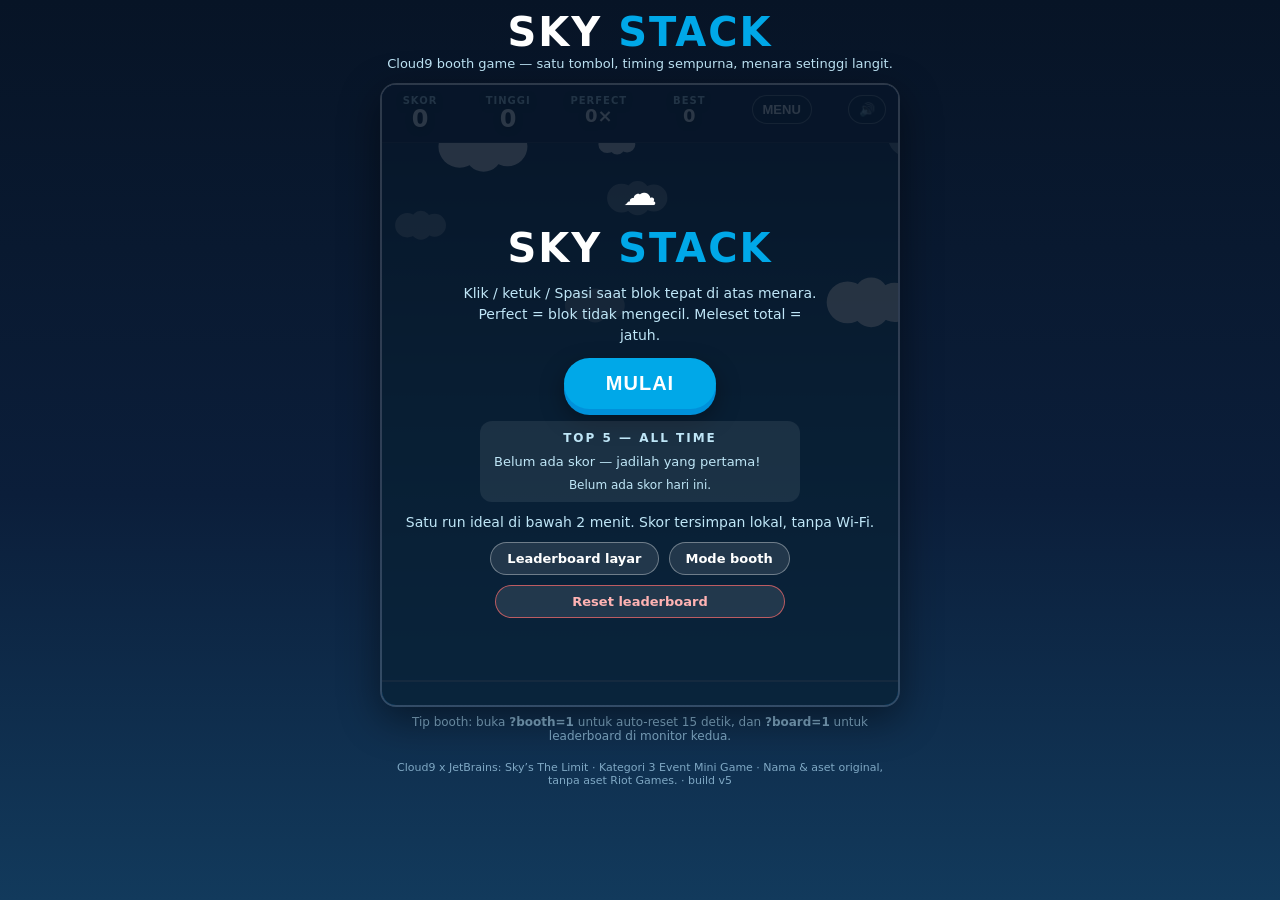
<file: index.html>
<!DOCTYPE html>
<html lang="id">
<head>
<meta charset="utf-8">
<meta name="viewport" content="width=device-width, initial-scale=1, maximum-scale=1, user-scalable=no">
<title>Sky Stack — Cloud9 Booth Game</title>
<meta name="description" content="Sky Stack: mini game booth Cloud9. Satu tombol, timing sempurna, menara setinggi langit. Skor tersimpan lokal, tanpa Wi-Fi.">
<link rel="stylesheet" href="styles.css?v=5">
</head>
<body>
<header class="top">
  <h1>SKY <span class="sky">STACK</span></h1>
  <p class="subtitle">Cloud9 booth game &mdash; satu tombol, timing sempurna, menara setinggi langit.</p>
</header>

<main id="game-view">
  <div id="game-wrap">
    <canvas id="game" width="520" height="620" aria-label="Arena Sky Stack"></canvas>

    <div id="hud">
      <div class="stat"><div class="label">SKOR</div><div class="value" id="hud-score">0</div></div>
      <div class="stat"><div class="label">TINGGI</div><div class="value" id="hud-height">0</div></div>
      <div class="stat"><div class="label">PERFECT</div><div class="value small" id="hud-perfect">0&times;</div></div>
      <div class="stat"><div class="label">BEST</div><div class="value small" id="hud-best">0</div></div>
      <button id="btn-menu" class="hud-btn" type="button" aria-label="Kembali ke menu">MENU</button>
      <button id="btn-mute" class="hud-btn" type="button" aria-label="Suara">&#128266;</button>
    </div>

    <div id="play-hint" class="hidden">Ketuk / klik / Spasi untuk menjatuhkan blok!</div>

    <div id="screen-attract" class="overlay">
      <div class="cloud" aria-hidden="true">&#9729;&#65039;</div>
      <h2>SKY <span class="sky">STACK</span></h2>
      <p class="tagline">Klik / ketuk / Spasi saat blok tepat di atas menara. Perfect = blok tidak mengecil. Meleset total = jatuh.</p>
      <button id="btn-start" class="btn" type="button">MULAI</button>
      <div class="board">
        <h3>TOP 5 &mdash; ALL TIME</h3>
        <ol id="board-attract"></ol>
        <p class="daily-line" id="daily-best-attract"></p>
      </div>
      <p class="sub">Satu run ideal di bawah 2 menit. Skor tersimpan lokal, tanpa Wi-Fi.</p>
      <div class="row">
        <a class="link-btn" href="?board=1">Leaderboard layar</a>
        <a class="link-btn" href="?booth=1">Mode booth</a>
        <button id="btn-reset-attract" class="link-btn danger" type="button">Reset leaderboard</button>
      </div>
    </div>

    <div id="screen-over" class="overlay hidden">
      <h2>GAME <span class="sky">OVER</span></h2>
      <div class="big-score" id="final-score">0</div>
      <p class="sub" id="final-detail">Tinggi 0 lantai &middot; Perfect 0</p>
      <p class="sub booth-only" id="booth-countdown"></p>
      <div id="initials-row">
        <input id="initials" type="text" maxlength="3" placeholder="ABC" autocomplete="off" aria-label="Inisial 3 huruf">
        <button id="btn-save" class="btn secondary" type="button">SIMPAN</button>
        <button id="btn-skip" class="btn secondary ghost" type="button">LEWATI</button>
      </div>
      <div class="boards">
        <div class="board">
          <h3>TOP 10 &mdash; ALL TIME</h3>
          <ol id="board-over-all"></ol>
        </div>
        <div class="board">
          <h3>TOP 10 &mdash; HARI INI</h3>
          <ol id="board-over-daily"></ol>
        </div>
      </div>
      <div class="row">
        <button id="btn-again" class="btn" type="button">MAIN LAGI</button>
        <button id="btn-to-menu" class="btn secondary" type="button">KE MENU</button>
      </div>
    </div>

    <div id="debug"></div>
  </div>
  <p class="hint">Tip booth: buka <strong>?booth=1</strong> untuk auto-reset 15 detik, dan <strong>?board=1</strong> untuk leaderboard di monitor kedua.</p>
</main>

<section id="board-view" class="hidden" aria-label="Leaderboard monitor">
  <h2>SKY <span class="sky">STACK</span> &mdash; LIVE LEADERBOARD</h2>
  <p class="sub" id="board-date"></p>
  <div class="boards big">
    <div class="board">
      <h3>TOP 10 &mdash; ALL TIME</h3>
      <ol id="board-live-all"></ol>
    </div>
    <div class="board">
      <h3>TOP 10 &mdash; HARI INI</h3>
      <ol id="board-live-daily"></ol>
    </div>
  </div>
  <div class="row">
    <a class="link-btn" href="./">Kembali ke game</a>
    <button id="btn-reset-board" class="link-btn danger" type="button">Reset leaderboard</button>
  </div>
  <p class="sub">Refresh otomatis tiap 2 detik &middot; tersimpan lokal, tanpa Wi-Fi.</p>
</section>

<footer>Cloud9 x JetBrains: Sky&rsquo;s The Limit &middot; Kategori 3 Event Mini Game &middot; Nama &amp; aset original, tanpa aset Riot Games. &middot; build v5</footer>

<script src="game.js?v=5"></script>
</body>
</html>
</file>
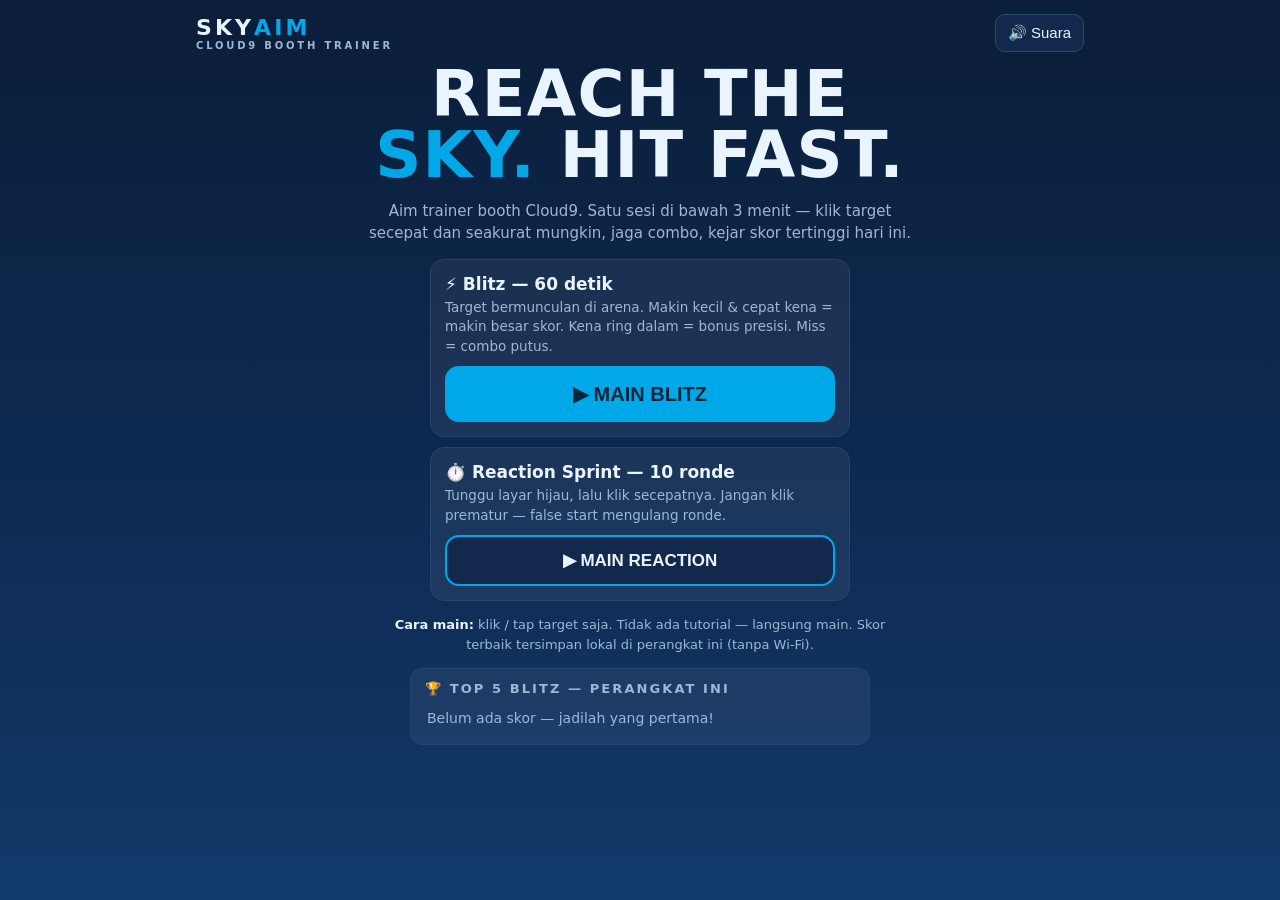
<file: prototypes/sky-aim/index.html>
<!DOCTYPE html>
<html lang="id">
<head>
<meta charset="UTF-8">
<meta name="viewport" content="width=device-width, initial-scale=1.0, maximum-scale=1.0, user-scalable=no">
<title>SKY AIM — Cloud9 Booth Flick &amp; Reaction Trainer (Prototype v1)</title>
<style>
  :root{
    --navy:#0B1E3A; --navy2:#12294d; --sky:#00A8E8; --sky2:#4fc3f7;
    --white:#ffffff; --ink:#eaf4ff; --muted:#9db8d6; --gold:#ffd54a;
    --green:#2ee06f; --red:#ff5252;
  }
  *{box-sizing:border-box; margin:0; padding:0; -webkit-tap-highlight-color:transparent;}
  html,body{height:100%;}
  body{
    background:var(--navy); color:var(--ink);
    font-family:system-ui,-apple-system,"Segoe UI",Roboto,Arial,sans-serif;
    display:flex; flex-direction:column; align-items:center; overflow-x:hidden;
    user-select:none;
  }
  /* langit + awan CSS murni (aset original, tanpa gambar eksternal) */
  .sky{position:fixed; inset:0; z-index:-1; overflow:hidden;
    background:linear-gradient(180deg,#0B1E3A 0%,#0e2a52 55%,#123a6b 100%);}
  .cloud{position:absolute; background:rgba(255,255,255,.10); border-radius:999px;
    animation:drift linear infinite;}
  .cloud::before,.cloud::after{content:""; position:absolute; background:rgba(255,255,255,.10); border-radius:50%;}
  .cloud.c1{width:180px;height:52px;top:12%;left:-200px;animation-duration:70s;}
  .cloud.c1::before{width:70px;height:70px;top:-32px;left:28px;}
  .cloud.c1::after{width:50px;height:50px;top:-20px;left:95px;}
  .cloud.c2{width:130px;height:40px;top:32%;left:-160px;animation-duration:95s;animation-delay:-40s;}
  .cloud.c2::before{width:55px;height:55px;top:-26px;left:22px;}
  .cloud.c2::after{width:38px;height:38px;top:-16px;left:70px;}
  .cloud.c3{width:220px;height:60px;top:68%;left:-240px;animation-duration:110s;animation-delay:-70s;}
  .cloud.c3::before{width:80px;height:80px;top:-36px;left:40px;}
  .cloud.c3::after{width:58px;height:58px;top:-24px;left:120px;}
  @keyframes drift{from{transform:translateX(0)}to{transform:translateX(120vw)}}

  header{width:100%; max-width:920px; display:flex; justify-content:space-between; align-items:center;
    padding:14px 16px 6px;}
  .logo{font-weight:900; letter-spacing:.14em; font-size:22px;}
  .logo b{color:var(--sky);}
  .logo small{display:block; font-size:10px; letter-spacing:.28em; color:var(--muted); font-weight:600;}
  .iconbtn{background:var(--navy2); color:var(--ink); border:1px solid #2a4a75; border-radius:10px;
    padding:9px 12px; font-size:15px; cursor:pointer;}
  .iconbtn:hover{border-color:var(--sky);}

  main{width:100%; max-width:920px; padding:6px 16px 24px; flex:1; display:flex; flex-direction:column;}
  .screen{display:none; flex-direction:column; gap:14px; align-items:center; text-align:center;}
  .screen.active{display:flex;}
  h1{font-size:clamp(38px,8vw,64px); line-height:.95; font-weight:900; letter-spacing:.02em;}
  h1 span{color:var(--sky);}
  .tag{color:var(--muted); font-size:15px; max-width:560px; line-height:1.5;}
  .bigbtn{background:var(--sky); color:#04263d; border:none; border-radius:14px;
    font-size:20px; font-weight:800; padding:16px 34px; cursor:pointer; min-width:280px;}
  .bigbtn:hover{background:var(--sky2);}
  .bigbtn.secondary{background:var(--navy2); color:var(--ink); border:2px solid var(--sky); font-size:17px; padding:13px 28px;}
  .bigbtn.ghost{background:transparent; color:var(--muted); border:1px solid #2a4a75; font-size:15px; padding:10px 22px; min-width:0;}
  .modes{display:flex; flex-direction:column; gap:10px; width:100%; max-width:420px;}
  .modecard{background:rgba(255,255,255,.06); border:1px solid #24456f; border-radius:14px; padding:14px; text-align:left;}
  .modecard h3{font-size:17px; margin-bottom:4px;}
  .modecard p{color:var(--muted); font-size:13.5px; line-height:1.45;}
  .modecard .play{margin-top:10px; width:100%;}
  .howto{color:var(--muted); font-size:13px; line-height:1.5; max-width:520px;}
  .howto b{color:var(--ink);}

  /* HUD */
  .hud{display:none; width:100%; grid-template-columns:repeat(5,1fr); gap:8px; margin-bottom:10px;}
  .hud.on{display:grid;}
  .stat{background:rgba(255,255,255,.06); border:1px solid #24456f; border-radius:10px; padding:8px 4px;}
  .stat .v{font-size:clamp(17px,3.5vw,24px); font-weight:800;}
  .stat .v.gold{color:var(--gold);}
  .stat .l{font-size:10px; letter-spacing:.14em; color:var(--muted); text-transform:uppercase;}
  #arenaWrap{position:relative; width:100%; flex:1; min-height:420px; border-radius:16px; overflow:hidden;
    border:2px solid #24456f; background:rgba(4,18,38,.55); touch-action:none;}
  #arena{position:absolute; inset:0; width:100%; height:100%; display:block; cursor:crosshair; touch-action:none;}
  .centerMsg{position:absolute; inset:0; display:flex; flex-direction:column; gap:10px;
    align-items:center; justify-content:center; pointer-events:none; padding:20px;}
  .centerMsg .big{font-size:clamp(28px,6vw,44px); font-weight:900;}
  .centerMsg .sub{color:var(--muted); font-size:15px;}
  #reactPanel{position:absolute; inset:0; display:none; align-items:center; justify-content:center;
    flex-direction:column; gap:12px; cursor:pointer;}
  #reactPanel.on{display:flex;}
  #reactPanel.wait{background:#7a1020;}
  #reactPanel.go{background:#0a7a34;}
  #reactPanel .big{font-size:clamp(30px,7vw,48px); font-weight:900;}
  #reactPanel .sub{font-size:16px; opacity:.9;}
  .roundDots{display:flex; gap:8px; justify-content:center; margin-top:4px;}
  .dot{width:12px; height:12px; border-radius:50%; background:#24456f;}
  .dot.done{background:var(--sky);}
  .dot.now{background:var(--gold);}

  /* Hasil */
  .scoreBig{font-size:clamp(52px,12vw,84px); font-weight:900; color:var(--gold); line-height:1;}
  .statsGrid{display:grid; grid-template-columns:repeat(2,1fr); gap:8px; width:100%; max-width:460px;}
  .statsGrid .stat{padding:12px 6px;}
  .initials{display:flex; gap:8px; align-items:center; justify-content:center; flex-wrap:wrap;}
  .initials input{width:110px; text-align:center; font-size:22px; font-weight:800; letter-spacing:.3em;
    text-transform:uppercase; padding:10px; border-radius:10px; border:2px solid var(--sky);
    background:var(--navy2); color:var(--ink);}
  .board{width:100%; max-width:460px; background:rgba(255,255,255,.05); border:1px solid #24456f;
    border-radius:12px; padding:12px 14px; text-align:left;}
  .board h3{font-size:13px; letter-spacing:.16em; color:var(--muted); margin-bottom:8px;}
  .board ol{list-style:none;}
  .board li{display:flex; justify-content:space-between; padding:6px 2px; border-bottom:1px solid rgba(255,255,255,.06); font-size:15px;}
  .board li:last-child{border-bottom:none;}
  .board li.me{color:var(--gold); font-weight:700;}
  .board .empty{color:var(--muted); font-size:14px;}

  #debug{position:fixed; left:8px; bottom:8px; z-index:50; background:rgba(0,0,0,.75); color:#7CFC9A;
    font:12px/1.5 monospace; padding:8px 10px; border-radius:8px; display:none; white-space:pre;}
  #debug.on{display:block;}
  #toast{position:fixed; left:50%; bottom:26px; transform:translateX(-50%); background:#12294d;
    border:1px solid var(--sky); padding:10px 18px; border-radius:999px; font-size:14px; display:none; z-index:60;}
  @media (max-width:560px){
    .hud{grid-template-columns:repeat(3,1fr);}
    #arenaWrap{min-height:380px;}
    .bigbtn{min-width:0; width:100%;}
  }
</style>
</head>
<body>
<div class="sky" aria-hidden="true">
  <div class="cloud c1"></div><div class="cloud c2"></div><div class="cloud c3"></div>
</div>

<header>
  <div class="logo">SKY<b>AIM</b><small>CLOUD9 BOOTH TRAINER</small></div>
  <button class="iconbtn" id="muteBtn" title="Suara on/off">🔊 Suara</button>
</header>

<main>
  <!-- ============ MENU / ATTRACT ============ -->
  <section class="screen active" id="screen-menu">
    <h1>REACH THE<br><span>SKY.</span> HIT FAST.</h1>
    <p class="tag">Aim trainer booth Cloud9. Satu sesi di bawah 3 menit — klik target secepat dan seakurat mungkin, jaga combo, kejar skor tertinggi hari ini.</p>
    <div class="modes">
      <div class="modecard">
        <h3>⚡ Blitz — 60 detik</h3>
        <p>Target bermunculan di arena. Makin kecil &amp; cepat kena = makin besar skor. Kena ring dalam = bonus presisi. Miss = combo putus.</p>
        <button class="bigbtn play" id="btnBlitz">▶ MAIN BLITZ</button>
      </div>
      <div class="modecard">
        <h3>⏱️ Reaction Sprint — 10 ronde</h3>
        <p>Tunggu layar hijau, lalu klik secepatnya. Jangan klik prematur — false start mengulang ronde.</p>
        <button class="bigbtn play secondary" id="btnReact">▶ MAIN REACTION</button>
      </div>
    </div>
    <p class="howto"><b>Cara main:</b> klik / tap target saja. Tidak ada tutorial — langsung main. Skor terbaik tersimpan lokal di perangkat ini (tanpa Wi-Fi).</p>
    <div class="board" id="boardMenu">
      <h3>🏆 TOP 5 BLITZ — PERANGKAT INI</h3>
      <ol id="boardMenuList"></ol>
    </div>
  </section>

  <!-- ============ BLITZ ============ -->
  <section class="screen" id="screen-blitz">
    <div class="hud on">
      <div class="stat"><div class="v gold" id="hudScore">0</div><div class="l">Skor</div></div>
      <div class="stat"><div class="v" id="hudTime">60</div><div class="l">Detik</div></div>
      <div class="stat"><div class="v" id="hudAcc">100%</div><div class="l">Akurasi</div></div>
      <div class="stat"><div class="v" id="hudCombo">×1.0</div><div class="l">Combo</div></div>
      <div class="stat"><div class="v" id="hudReact">—</div><div class="l">Reaksi rata2</div></div>
    </div>
    <div id="arenaWrap">
      <canvas id="arena"></canvas>
      <div class="centerMsg" id="blitzMsg" style="display:none"></div>
    </div>
    <button class="bigbtn ghost" id="btnQuitBlitz">✕ Berhenti</button>
  </section>

  <!-- ============ REACTION ============ -->
  <section class="screen" id="screen-react">
    <div class="hud on" style="grid-template-columns:repeat(3,1fr)">
      <div class="stat"><div class="v" id="reactRound">1 / 10</div><div class="l">Ronde</div></div>
      <div class="stat"><div class="v" id="reactLast">—</div><div class="l">Terakhir</div></div>
      <div class="stat"><div class="v gold" id="reactAvg">—</div><div class="l">Rata-rata</div></div>
    </div>
    <div id="arenaWrap">
      <div id="reactPanel" class="wait">
        <div class="big" id="reactBig">TUNGGU HIJAU…</div>
        <div class="sub" id="reactSub">Klik begitu layar jadi hijau. Jangan klik duluan!</div>
        <div class="roundDots" id="reactDots"></div>
      </div>
    </div>
    <button class="bigbtn ghost" id="btnQuitReact">✕ Berhenti</button>
  </section>

  <!-- ============ HASIL ============ -->
  <section class="screen" id="screen-result">
    <h1 id="resultTitle">SELESAI!</h1>
    <div class="scoreBig" id="resultScore">0</div>
    <div class="statsGrid" id="resultStats"></div>
    <div class="initials" id="initialsBox">
      <span>Inisialmu (3 huruf):</span>
      <input id="initialsInput" maxlength="3" value="ZEC" autocomplete="off">
      <button class="bigbtn secondary" id="btnSaveScore" style="min-width:0">💾 Simpan</button>
    </div>
    <div class="board">
      <h3 id="boardResultTitle">🏆 TOP 5 BLITZ — PERANGKAT INI</h3>
      <ol id="boardResultList"></ol>
    </div>
    <button class="bigbtn" id="btnAgain">↻ MAIN LAGI</button>
    <button class="bigbtn ghost" id="btnMenu">Menu utama</button>
  </section>
</main>

<div id="debug"></div>
<div id="toast"></div>

<script>
"use strict";
/* ================= TUNING CONSTANTS — ubah satu baris untuk retune ================= */
const BLITZ_DURATION_MS   = 60000;  // durasi satu sesi Blitz
const SPAWN_INTERVAL_MS   = 750;    // jeda spawn awal
const SPAWN_MIN_MS        = 380;    // jeda spawn tercepat (di akhir sesi)
const TARGET_LIFETIME_MS  = 1150;   // target hilang sendiri sesudah ini
const TARGET_MIN_R        = 20;     // radius terkecil (target susah)
const TARGET_MAX_R        = 44;     // radius terbesar (target gampang)
const MAX_TARGETS         = 3;      // target aktif bersamaan
const BASE_SCORE          = 100;    // skor dasar per hit
const PRECISION_BONUS_MAX = 50;     // bonus kena tengah target
const SPEED_BONUS_MAX     = 50;     // bonus kena cepat sesudah spawn
const MISS_PENALTY        = 25;     // pengurang saat klik kosong
const COMBO_STEP          = 0.05;   // +5% skor per combo
const COMBO_CAP           = 2.0;    // pengali combo maks ×2.0
const REACTION_ROUNDS     = 10;     // ronde Reaction Sprint
const REACTION_MIN_WAIT   = 1000;   // jeda acak min sebelum hijau (ms)
const REACTION_MAX_WAIT   = 3000;   // jeda acak maks sebelum hijau (ms)
const LB_KEY              = "skyAimBlitzTop5"; // leaderboard localStorage
const LB_SIZE             = 5;
/* ===================================================================================== */

const $ = id => document.getElementById(id);
const DEBUG = new URLSearchParams(location.search).has("debug");
const screens = { menu: $("screen-menu"), blitz: $("screen-blitz"), react: $("screen-react"), result: $("screen-result") };
let muted = false, audioCtx = null;
let mode = "blitz";           // "blitz" | "reaction"
let lastResult = null;        // {mode, score, ...} untuk layar hasil
let savedThisRun = false;

function show(name){
  Object.values(screens).forEach(s => s.classList.remove("active"));
  screens[name].classList.add("active");
}
function toast(msg){
  const t = $("toast"); t.textContent = msg; t.style.display = "block";
  clearTimeout(toast._t); toast._t = setTimeout(() => t.style.display = "none", 2200);
}
/* ---------- suara WebAudio, tanpa file eksternal ---------- */
function beep(freq, dur, type){
  if (muted) return;
  try{
    audioCtx = audioCtx || new (window.AudioContext || window.webkitAudioContext)();
    if (audioCtx.state === "suspended") audioCtx.resume();
    const o = audioCtx.createOscillator(), g = audioCtx.createGain();
    o.type = type || "sine"; o.frequency.value = freq;
    g.gain.setValueAtTime(0.12, audioCtx.currentTime);
    g.gain.exponentialRampToValueAtTime(0.001, audioCtx.currentTime + dur);
    o.connect(g).connect(audioCtx.destination);
    o.start(); o.stop(audioCtx.currentTime + dur);
  }catch(e){ /* audio tidak tersedia: game tetap jalan tanpa suara */ }
}
$("muteBtn").addEventListener("click", () => {
  muted = !muted;
  $("muteBtn").textContent = muted ? "🔇 Senyap" : "🔊 Suara";
});

/* ---------- leaderboard lokal ---------- */
function loadBoard(){
  try{ return JSON.parse(localStorage.getItem(LB_KEY) || "[]"); }catch(e){ return []; }
}
function saveBoard(list){ try{ localStorage.setItem(LB_KEY, JSON.stringify(list)); }catch(e){} }
function qualifies(score){ const b = loadBoard(); return score > 0 && (b.length < LB_SIZE || score > b[b.length-1].score); }
function renderBoard(ol, highlightIdx){
  const b = loadBoard();
  ol.innerHTML = b.length ? "" : '<li><span class="empty">Belum ada skor — jadilah yang pertama!</span></li>';
  b.forEach((e,i) => {
    const li = document.createElement("li");
    if (i === highlightIdx) li.className = "me";
    li.innerHTML = `<span>${i+1}. ${escapeHtml(e.name)} <small style="color:var(--muted)">· ${e.acc}%</small></span><b>${e.score}</b>`;
    ol.appendChild(li);
  });
}
function escapeHtml(s){ return String(s).replace(/[&<>"']/g, c => ({"&":"&amp;","<":"&lt;",">":"&gt;",'"':"&quot;","'":"&#39;"}[c])); }
renderBoard($("boardMenuList"), -1);

/* ================= BLITZ ================= */
const canvas = $("arena"), ctx = canvas.getContext("2d");
let targets = [], particles = [], raf = null, lastTs = 0, fps = 0;
let blitz = null; // state sesi Blitz

function resizeCanvas(){
  const wrap = $("arenaWrap"), dpr = Math.min(window.devicePixelRatio || 1, 2);
  const w = wrap.clientWidth, h = wrap.clientHeight;
  canvas.width = Math.max(1, w * dpr); canvas.height = Math.max(1, h * dpr);
  ctx.setTransform(dpr, 0, 0, dpr, 0, 0);
  canvas._w = w; canvas._h = h;
}
window.addEventListener("resize", resizeCanvas);

function spawnInterval(now){
  // makin cepat seiring waktu berjalan (ramp kesulitan)
  const p = blitz ? (now - blitz.startedAt) / BLITZ_DURATION_MS : 0;
  return SPAWN_INTERVAL_MS - (SPAWN_INTERVAL_MS - SPAWN_MIN_MS) * Math.min(1, p);
}
function spawnTarget(now){
  const r = TARGET_MIN_R + Math.random() * (TARGET_MAX_R - TARGET_MIN_R);
  const m = r + 12;
  targets.push({
    x: m + Math.random() * Math.max(1, canvas._w - m * 2),
    y: m + Math.random() * Math.max(1, canvas._h - m * 2),
    r, born: now, life: TARGET_LIFETIME_MS
  });
}
function comboMult(){ return Math.min(COMBO_CAP, 1 + blitz.combo * COMBO_STEP); }

function startBlitz(){
  mode = "blitz"; targets = []; particles = [];
  blitz = { score: 0, combo: 0, maxCombo: 0, hits: 0, misses: 0, expired: 0,
            reactSum: 0, startedAt: performance.now(), lastSpawn: performance.now(), over: false };
  $("initialsBox").style.display = "flex";
  savedThisRun = false;
  resizeCanvas(); show("blitz");
  lastTs = performance.now();
  cancelAnimationFrame(raf);
  raf = requestAnimationFrame(blitzLoop);
  beep(660, .12, "triangle");
}
function blitzLoop(ts){
  if (!blitz || blitz.over) return;
  const dt = ts - lastTs; lastTs = ts; fps = fps * .9 + (1000 / Math.max(1, dt)) * .1;
  const elapsed = ts - blitz.startedAt, remain = Math.max(0, BLITZ_DURATION_MS - elapsed);

  // spawn
  if (targets.length < MAX_TARGETS && ts - blitz.lastSpawn >= spawnInterval(ts)){
    spawnTarget(ts); blitz.lastSpawn = ts;
  }
  // expire
  for (let i = targets.length - 1; i >= 0; i--){
    if (ts - targets[i].born > targets[i].life){
      targets.splice(i, 1); blitz.expired++; blitz.misses++; blitz.combo = 0;
    }
  }
  // partikel
  particles = particles.filter(p => (p.life -= dt) > 0);
  drawBlitz(ts);
  updateHud(remain);
  if (DEBUG) updateDebug(ts);
  if (remain <= 0){ endBlitz(); return; }
  raf = requestAnimationFrame(blitzLoop);
}
function drawBlitz(ts){
  const w = canvas._w, h = canvas._h;
  ctx.clearRect(0, 0, w, h);
  // grid samar (arena)
  ctx.strokeStyle = "rgba(255,255,255,.05)"; ctx.lineWidth = 1;
  for (let x = 0; x < w; x += 64){ ctx.beginPath(); ctx.moveTo(x, 0); ctx.lineTo(x, h); ctx.stroke(); }
  for (let y = 0; y < h; y += 64){ ctx.beginPath(); ctx.moveTo(0, y); ctx.lineTo(w, y); ctx.stroke(); }
  // target: lingkaran mengecil + ring sisa waktu + titik tengah
  for (const t of targets){
    const age = ts - t.born, p = age / t.life;
    const r = t.r * (1 - p * 0.35); // mengecil -> makin susah kalau ditunda
    ctx.beginPath(); ctx.arc(t.x, t.y, r, 0, Math.PI * 2);
    ctx.fillStyle = "rgba(0,168,232,.85)"; ctx.fill();
    ctx.lineWidth = 3; ctx.strokeStyle = "#fff"; ctx.stroke();
    ctx.beginPath(); ctx.arc(t.x, t.y, r * 0.45, 0, Math.PI * 2);
    ctx.fillStyle = "#fff"; ctx.fill();
    ctx.beginPath(); ctx.arc(t.x, t.y, r + 5, -Math.PI / 2, -Math.PI / 2 + Math.PI * 2 * (1 - p));
    ctx.lineWidth = 3; ctx.strokeStyle = p > .7 ? "#ff5252" : "#ffd54a"; ctx.stroke();
  }
  // partikel hit
  for (const p of particles){
    ctx.beginPath(); ctx.arc(p.x, p.y, p.r * (1 - p.life / p.max), 0, Math.PI * 2);
    ctx.strokeStyle = `rgba(255,213,74,${p.life / p.max})`; ctx.lineWidth = 3; ctx.stroke();
  }
}
function updateHud(remainMs){
  $("hudScore").textContent = blitz.score;
  $("hudTime").textContent = Math.ceil(remainMs / 1000);
  const tot = blitz.hits + blitz.misses;
  $("hudAcc").textContent = tot ? Math.round(blitz.hits / tot * 100) + "%" : "100%";
  $("hudCombo").textContent = "×" + comboMult().toFixed(1);
  $("hudReact").textContent = blitz.hits ? Math.round(blitz.reactSum / blitz.hits) + " ms" : "—";
}
function updateDebug(ts){
  $("debug").classList.add("on");
  $("debug").textContent =
    `spawn interval: ${Math.round(spawnInterval(ts))} ms\n` +
    `target aktif: ${targets.length} / ${MAX_TARGETS}\n` +
    `reaksi terakhir: ${blitz.lastReact ? blitz.lastReact + " ms" : "—"}\n` +
    `fps: ${Math.round(fps)}`;
}
canvas.addEventListener("pointerdown", e => {
  if (!blitz || blitz.over) return;
  const rect = canvas.getBoundingClientRect();
  const x = e.clientX - rect.left, y = e.clientY - rect.top;
  const now = performance.now();
  // cari target yang kena, yang paling dekat tengahnya dulu
  let best = -1, bestD = Infinity;
  targets.forEach((t, i) => {
    const d = Math.hypot(x - t.x, y - t.y);
    const r = t.r * (1 - (now - t.born) / t.life * 0.35);
    if (d <= r && d < bestD){ best = i; bestD = d; }
  });
  if (best >= 0){
    const t = targets[best]; targets.splice(best, 1);
    const age = now - t.born, react = Math.round(age);
    const precision = 1 - bestD / t.r;                 // 1 = pas tengah
    const speed = 1 - age / t.life;                     // 1 = instan kena
    const mult = comboMult();
    const pts = Math.round((BASE_SCORE + precision * PRECISION_BONUS_MAX + speed * SPEED_BONUS_MAX) * mult);
    blitz.score += pts; blitz.hits++; blitz.combo++; blitz.reactSum += age; blitz.lastReact = react;
    blitz.maxCombo = Math.max(blitz.maxCombo, blitz.combo);
    particles.push({ x: t.x, y: t.y, r: t.r + 14, life: 260, max: 260 });
    beep(520 + Math.min(480, blitz.combo * 30), .09, "sine");
    if (blitz.combo > 0 && blitz.combo % 5 === 0) toast(`🔥 Combo ${blitz.combo}! +${pts}`);
  } else {
    blitz.misses++; blitz.combo = 0;
    blitz.score = Math.max(0, blitz.score - MISS_PENALTY);
    beep(160, .12, "square");
  }
});
function endBlitz(){
  blitz.over = true; cancelAnimationFrame(raf);
  const tot = blitz.hits + blitz.misses;
  const acc = tot ? Math.round(blitz.hits / tot * 100) : 100;
  lastResult = { mode: "blitz", score: blitz.score,
    stats: [["🎯 Hit", blitz.hits], ["❌ Miss", blitz.misses],
            ["🎯 Akurasi", acc + "%"], ["🔥 Combo maks", blitz.maxCombo],
            ["⚡ Reaksi rata2", blitz.hits ? Math.round(blitz.reactSum / blitz.hits) + " ms" : "—"],
            ["⏱️ Durasi", "60 dtk"]] };
  showResult("BLITZ SELESAI!");
  beep(880, .2, "triangle"); setTimeout(() => beep(1174, .25, "triangle"), 160);
}

/* ================= REACTION SPRINT ================= */
let react = null;
let reactTimes = []; // array yang sama dipakai react.times — endReaction baca ini
function startReaction(){
  mode = "reaction";
  reactTimes = [];
  react = { round: 1, times: reactTimes, state: "wait", timer: null, greenAt: 0 };
  $("initialsBox").style.display = "none"; // leaderboard hanya untuk Blitz di v1
  savedThisRun = true; // tidak ada skor Blitz untuk disimpan
  show("react"); renderReactDots(); nextReactRound();
}
function renderReactDots(){
  const d = $("reactDots"); d.innerHTML = "";
  for (let i = 0; i < REACTION_ROUNDS; i++){
    const s = document.createElement("span");
    s.className = "dot" + (i < react.times.length ? " done" : i === react.times.length ? " now" : "");
    d.appendChild(s);
  }
  $("reactRound").textContent = Math.min(react.times.length + 1, REACTION_ROUNDS) + " / " + REACTION_ROUNDS;
  $("reactAvg").textContent = react.times.length ? Math.round(react.times.reduce((a,b) => a+b, 0) / react.times.length) + " ms" : "—";
}
function nextReactRound(){
  if (react.times.length >= REACTION_ROUNDS){ endReaction(); return; }
  react.state = "wait";
  const panel = $("reactPanel"); panel.className = "wait on";
  $("reactBig").textContent = "TUNGGU HIJAU…";
  $("reactSub").textContent = "Klik begitu layar jadi hijau. Jangan klik duluan!";
  renderReactDots();
  const wait = REACTION_MIN_WAIT + Math.random() * (REACTION_MAX_WAIT - REACTION_MIN_WAIT);
  react.timer = setTimeout(() => {
    react.state = "go"; react.greenAt = performance.now();
    panel.className = "go on";
    $("reactBig").textContent = "KLIK SEKARANG!";
    $("reactSub").textContent = "";
    beep(990, .08, "sine");
  }, wait);
}
$("reactPanel").addEventListener("pointerdown", () => {
  if (!react) return;
  if (react.state === "wait"){
    clearTimeout(react.timer);
    $("reactBig").textContent = "⛔ TERLALU CEPAT!";
    $("reactSub").textContent = "False start — ronde diulang…";
    beep(140, .2, "square");
    setTimeout(nextReactRound, 900);
    react.state = "penalty";
  } else if (react.state === "go"){
    const ms = Math.round(performance.now() - react.greenAt);
    react.times.push(ms);
    $("reactLast").textContent = ms + " ms";
    beep(720, .1, "sine");
    nextReactRound();
  }
});
function endReaction(){
  const list = reactTimes.slice(); // salin dulu, baru null-kan state
  react = null;
  const avg = list.length ? Math.round(list.reduce((a,b) => a+b, 0) / list.length) : 0;
  const best = list.length ? Math.min(...list) : 0;
  const worst = list.length ? Math.max(...list) : 0;
  lastResult = { mode: "reaction", score: avg ? Math.max(0, 1000 - avg) : 0,
    stats: [["⚡ Rata-rata", avg + " ms"], ["🏅 Terbaik", best + " ms"],
            ["🐢 Terlambat", worst + " ms"], ["🔁 Ronde", list.length + " / " + REACTION_ROUNDS]] };
  showResult("REACTION SELESAI!");
}

/* ================= HASIL ================= */
function showResult(title){
  $("resultTitle").textContent = title;
  $("resultScore").textContent = lastResult.score;
  $("resultScore").style.color = lastResult.mode === "reaction" ? "var(--sky)" : "var(--gold)";
  const grid = $("resultStats"); grid.innerHTML = "";
  lastResult.stats.forEach(([l, v]) => {
    const d = document.createElement("div");
    d.className = "stat";
    d.innerHTML = `<div class="v">${escapeHtml(String(v))}</div><div class="l">${escapeHtml(l)}</div>`;
    grid.appendChild(d);
  });
  $("boardResultTitle").textContent = lastResult.mode === "blitz"
    ? "🏆 TOP 5 BLITZ — PERANGKAT INI" : "🏆 TOP 5 BLITZ — PERANGKAT INI (Reaction tidak masuk leaderboard v1)";
  renderBoard($("boardResultList"), -1);
  $("btnSaveScore").disabled = lastResult.mode !== "blitz" || !qualifies(lastResult.score);
  $("btnSaveScore").textContent = lastResult.mode !== "blitz" ? "—" :
    qualifies(lastResult.score) ? "💾 Simpan" : "Skor belum masuk Top 5";
  show("result");
}
$("btnSaveScore").addEventListener("click", () => {
  if (lastResult.mode !== "blitz" || savedThisRun) return;
  const name = ($("initialsInput").value || "ZEC").toUpperCase().replace(/[^A-Z0-9]/g, "").slice(0, 3) || "ZEC";
  const tot = lastResult.stats.find(s => String(s[0]).includes("Akurasi"));
  const board = loadBoard();
  board.push({ name, score: lastResult.score, acc: parseInt(String(tot ? tot[1] : "0")) || 0, date: new Date().toISOString().slice(0, 10) });
  board.sort((a, b) => b.score - a.score);
  const trimmed = board.slice(0, LB_SIZE);
  saveBoard(trimmed);
  savedThisRun = true;
  const idx = trimmed.findIndex(e => e.name === name && e.score === lastResult.score);
  renderBoard($("boardResultList"), idx);
  renderBoard($("boardMenuList"), -1);
  $("btnSaveScore").disabled = true; $("btnSaveScore").textContent = "✅ Tersimpan";
  toast("Skor tersimpan di leaderboard lokal!");
  beep(880, .15, "triangle");
});
$("btnAgain").addEventListener("click", () => { mode === "reaction" ? startReaction() : startBlitz(); });
$("btnMenu").addEventListener("click", () => { renderBoard($("boardMenuList"), -1); show("menu"); });
$("btnBlitz").addEventListener("click", startBlitz);
$("btnReact").addEventListener("click", startReaction);
$("btnQuitBlitz").addEventListener("click", () => { if (blitz) blitz.over = true; cancelAnimationFrame(raf); show("menu"); });
$("btnQuitReact").addEventListener("click", () => { if (react) clearTimeout(react.timer); react = null; show("menu"); });

resizeCanvas();
if (DEBUG) $("debug").classList.add("on");
</script>
</body>
</html>
</file>
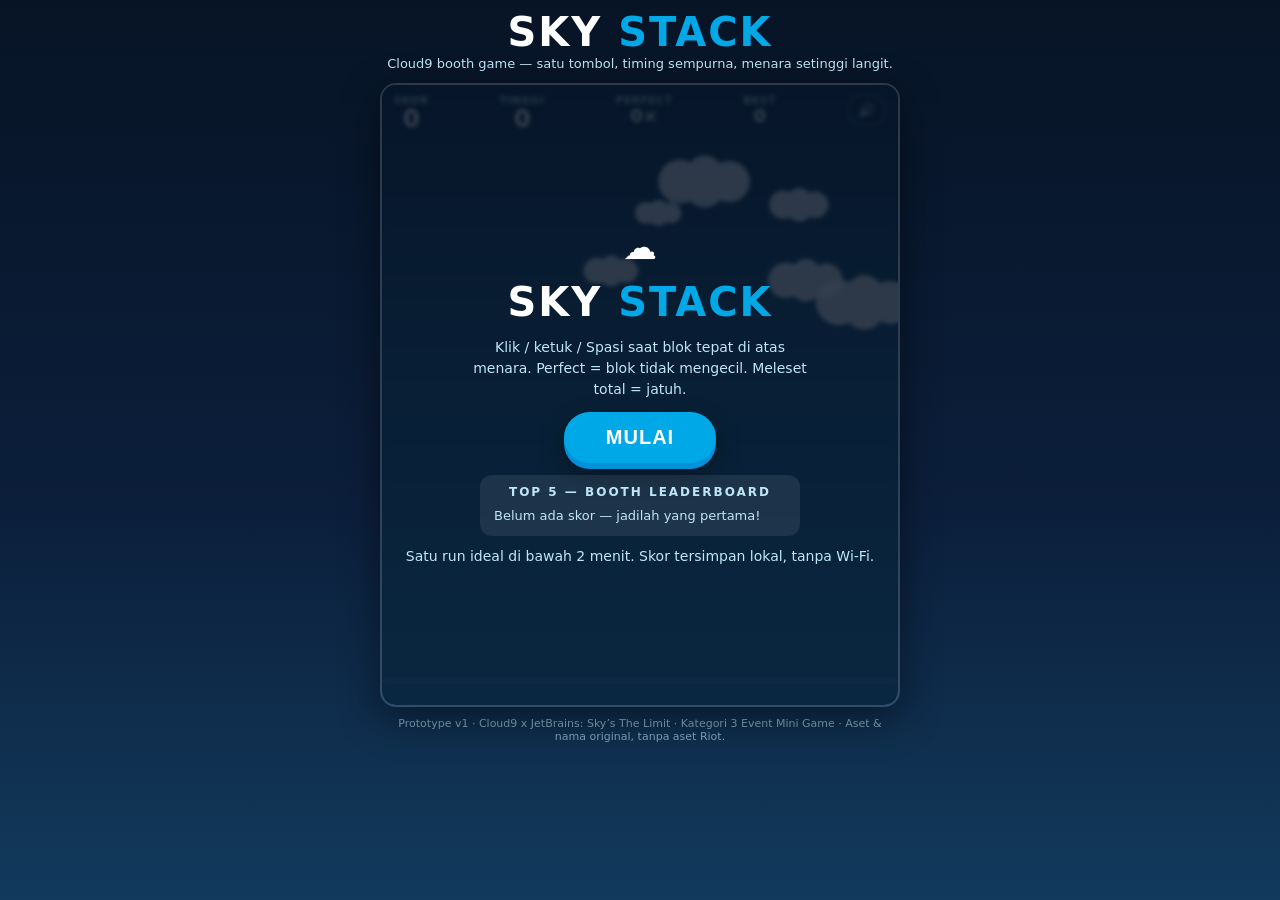
<file: prototypes/sky-stack/index.html>
<!DOCTYPE html>
<html lang="id">
<head>
<meta charset="utf-8">
<meta name="viewport" content="width=device-width, initial-scale=1, maximum-scale=1, user-scalable=no">
<title>Sky Stack — Cloud9 Booth Game</title>
<style>
  :root {
    --navy: #0B1E3A;
    --sky: #00A8E8;
    --sky-dark: #0091DA;
    --ink: #0B1E3A;
    --paper: #FFFFFF;
    --gold: #FFC53D;
  }
  * { box-sizing: border-box; margin: 0; padding: 0; }
  html, body { height: 100%; }
  body {
    background: linear-gradient(180deg, #071426 0%, #0B1E3A 55%, #123a5c 100%);
    color: var(--paper);
    font-family: system-ui, -apple-system, "Segoe UI", Roboto, Arial, sans-serif;
    display: flex;
    flex-direction: column;
    align-items: center;
    min-height: 100vh;
    overflow-x: hidden;
  }
  header { text-align: center; padding: 12px 8px 4px; }
  header h1 { font-size: clamp(26px, 6vw, 40px); letter-spacing: 2px; line-height: 1; }
  header h1 .sky { color: var(--sky); }
  header p { color: #BFE6F7; font-size: 13px; margin-top: 4px; }
  #game-wrap {
    position: relative;
    width: min(520px, 96vw);
    margin-top: 8px;
    border-radius: 16px;
    overflow: hidden;
    box-shadow: 0 12px 40px rgba(0, 0, 0, 0.45);
    border: 2px solid rgba(255, 255, 255, 0.15);
    touch-action: manipulation;
    user-select: none;
    -webkit-user-select: none;
  }
  canvas { display: block; width: 100%; height: 620px; background: #0B1E3A; }
  #hud {
    position: absolute; top: 0; left: 0; right: 0;
    display: flex; justify-content: space-between; align-items: flex-start;
    padding: 10px 12px; pointer-events: none;
    font-weight: 700; text-shadow: 0 2px 6px rgba(0,0,0,0.6);
  }
  #hud .stat { text-align: center; }
  #hud .stat .label { font-size: 10px; letter-spacing: 1px; color: #BFE6F7; }
  #hud .stat .value { font-size: 24px; line-height: 1.1; }
  #hud .stat .value.small { font-size: 18px; }
  #btn-mute {
    pointer-events: auto;
    background: rgba(11, 30, 58, 0.7); color: #fff;
    border: 1px solid rgba(255,255,255,0.4); border-radius: 999px;
    padding: 6px 10px; font-size: 14px; cursor: pointer;
  }
  .overlay {
    position: absolute; inset: 0;
    display: flex; flex-direction: column; align-items: center; justify-content: center;
    gap: 12px; text-align: center; padding: 20px;
    background: rgba(7, 20, 38, 0.82);
    backdrop-filter: blur(2px);
  }
  .overlay.hidden { display: none; }
  .overlay h2 { font-size: clamp(28px, 7vw, 40px); letter-spacing: 2px; }
  .overlay h2 .sky { color: var(--sky); }
  .overlay .tagline { color: #BFE6F7; font-size: 14px; max-width: 340px; line-height: 1.5; }
  .overlay .big-score { font-size: 52px; font-weight: 800; line-height: 1; color: var(--gold); }
  .overlay .sub { color: #BFE6F7; font-size: 14px; }
  .btn {
    background: var(--sky); color: #fff; border: none; border-radius: 999px;
    padding: 14px 42px; font-size: 20px; font-weight: 800; letter-spacing: 1px;
    cursor: pointer; box-shadow: 0 6px 0 var(--sky-dark), 0 10px 24px rgba(0,0,0,0.4);
  }
  .btn:active { transform: translateY(4px); box-shadow: 0 2px 0 var(--sky-dark); }
  .btn.secondary { background: #1E7FB8; box-shadow: 0 6px 0 #155a83, 0 10px 24px rgba(0,0,0,0.4); font-size: 16px; padding: 10px 28px; }
  .board { width: 100%; max-width: 320px; background: rgba(255,255,255,0.08); border-radius: 12px; padding: 10px 14px; }
  .board h3 { font-size: 12px; letter-spacing: 2px; color: #BFE6F7; margin-bottom: 6px; }
  .board ol { list-style: none; text-align: left; font-size: 15px; }
  .board li { display: flex; justify-content: space-between; padding: 3px 0; border-bottom: 1px dashed rgba(255,255,255,0.15); }
  .board li:last-child { border-bottom: none; }
  .board .empty { color: #BFE6F7; font-size: 13px; text-align: center; }
  #initials-row { display: flex; gap: 8px; align-items: center; justify-content: center; }
  #initials-row.hidden { display: none; }
  #initials {
    width: 96px; text-align: center; font-size: 22px; font-weight: 800; letter-spacing: 6px;
    text-transform: uppercase; padding: 8px 6px; border-radius: 10px;
    border: 2px solid var(--sky); background: #fff; color: var(--ink);
  }
  #debug {
    display: none; position: absolute; left: 8px; bottom: 8px;
    background: rgba(0,0,0,0.65); color: #9dff9d; font: 11px monospace;
    padding: 6px 8px; border-radius: 6px; white-space: pre; pointer-events: none;
  }
  #debug.on { display: block; }
  footer { color: #7FA8C4; font-size: 11px; padding: 10px 12px 16px; text-align: center; max-width: 520px; }
  .cloud { font-size: 34px; }
</style>
</head>
<body>
<header>
  <h1>SKY <span class="sky">STACK</span></h1>
  <p>Cloud9 booth game &mdash; satu tombol, timing sempurna, menara setinggi langit.</p>
</header>

<div id="game-wrap">
  <canvas id="game" width="520" height="620"></canvas>

  <div id="hud">
    <div class="stat"><div class="label">SKOR</div><div class="value" id="hud-score">0</div></div>
    <div class="stat"><div class="label">TINGGI</div><div class="value" id="hud-height">0</div></div>
    <div class="stat"><div class="label">PERFECT</div><div class="value small" id="hud-perfect">0&times;</div></div>
    <div class="stat"><div class="label">BEST</div><div class="value small" id="hud-best">0</div></div>
    <button id="btn-mute" type="button" aria-label="Suara">&#128266;</button>
  </div>

  <div id="screen-start" class="overlay">
    <div class="cloud">&#9729;&#65039;</div>
    <h2>SKY <span class="sky">STACK</span></h2>
    <p class="tagline">Klik / ketuk / Spasi saat blok tepat di atas menara. Perfect = blok tidak mengecil. Meleset total = jatuh.</p>
    <button id="btn-start" class="btn" type="button">MULAI</button>
    <div class="board">
      <h3>TOP 5 &mdash; BOOTH LEADERBOARD</h3>
      <ol id="board-start"></ol>
    </div>
    <p class="sub">Satu run ideal di bawah 2 menit. Skor tersimpan lokal, tanpa Wi-Fi.</p>
  </div>

  <div id="screen-over" class="overlay hidden">
    <h2>GAME <span class="sky">OVER</span></h2>
    <div class="big-score" id="final-score">0</div>
    <p class="sub" id="final-detail">Tinggi 0 &middot; Perfect 0</p>
    <div id="initials-row">
      <input id="initials" type="text" maxlength="3" placeholder="ABC" autocomplete="off" aria-label="Inisial 3 huruf">
      <button id="btn-save" class="btn secondary" type="button">SIMPAN</button>
    </div>
    <div class="board">
      <h3>TOP 5 &mdash; BOOTH LEADERBOARD</h3>
      <ol id="board-over"></ol>
    </div>
    <button id="btn-again" class="btn" type="button">MAIN LAGI</button>
  </div>

  <div id="debug"></div>
</div>

<footer>Prototype v1 &middot; Cloud9 x JetBrains: Sky&rsquo;s The Limit &middot; Kategori 3 Event Mini Game &middot; Aset &amp; nama original, tanpa aset Riot.</footer>

<script>
"use strict";
/* ============================================================
   SKY STACK — prototype v1 (throwaway, greybox)
   Tuning constants: ubah satu nilai di sini untuk retune.
   ============================================================ */
const BLOCK_H = 26;               // tinggi tiap blok (px)
const BLOCK_W_START = 220;        // lebar blok pertama (px)
const BLOCK_SPEED_START = 180;    // kecepatan blok melayang awal (px/detik)
const SPEED_INCREASE = 12;        // tambah kecepatan per lantai (px/detik)
const SPEED_MAX = 520;            // kecepatan maksimum (px/detik)
const PERFECT_WINDOW_PX = 8;      // |offset| <= ini = Perfect (snap, tanpa potong)
const SCORE_BLOCK = 10;           // poin per blok yang berhasil diletak
const SCORE_PERFECT_BONUS = 10;   // bonus poin per Perfect
const GRAVITY = 1400;             // gravitasi potongan jatuh (px/detik^2)
const CAMERA_ANCHOR = 0.30;       // posisi vertikal puncak menara di layar (0..1)
const GROUND_MARGIN = 24;         // jarak garis tanah dari bawah canvas (px)
const BOARD_KEY = "skystack_board_v1";
const BOARD_MAX = 5;

/* ---------- DOM ---------- */
const canvas = document.getElementById("game");
const ctx = canvas.getContext("2d");
const hudScore = document.getElementById("hud-score");
const hudHeight = document.getElementById("hud-height");
const hudPerfect = document.getElementById("hud-perfect");
const hudBest = document.getElementById("hud-best");
const btnMute = document.getElementById("btn-mute");
const screenStart = document.getElementById("screen-start");
const screenOver = document.getElementById("screen-over");
const finalScore = document.getElementById("final-score");
const finalDetail = document.getElementById("final-detail");
const initialsRow = document.getElementById("initials-row");
const initialsInput = document.getElementById("initials");
const btnSave = document.getElementById("btn-save");
const btnStart = document.getElementById("btn-start");
const btnAgain = document.getElementById("btn-again");
const boardStart = document.getElementById("board-start");
const boardOver = document.getElementById("board-over");
const debugEl = document.getElementById("debug");
const DEBUG = new URLSearchParams(window.location.search).get("debug") === "1";
if (DEBUG) debugEl.classList.add("on");

/* ---------- Ukuran canvas (CSS px, DPR-aware) ---------- */
let W = 520, H = 620, DPR = 1;
function resize() {
  const rect = canvas.getBoundingClientRect();
  W = Math.max(280, rect.width);
  H = Math.max(420, rect.height);
  DPR = Math.min(2, window.devicePixelRatio || 1);
  canvas.width = Math.round(W * DPR);
  canvas.height = Math.round(H * DPR);
  ctx.setTransform(DPR, 0, 0, DPR, 0, 0);
  // Posisikan ulang menara relatif terhadap tanah baru.
  const groundY = ground();
  for (let i = 0; i < tower.length; i++) tower[i].y = groundY - BLOCK_H * (i + 1);
  if (moving) moving.y = topY() - BLOCK_H - 4;
}
window.addEventListener("resize", resize);
function ground() { return H - GROUND_MARGIN; }

/* ---------- Audio (WebAudio, tanpa file) ---------- */
let audioCtx = null, muted = false;
function ensureAudio() {
  if (!audioCtx) { try { audioCtx = new (window.AudioContext || window.webkitAudioContext)(); } catch (e) { audioCtx = null; } }
  if (audioCtx && audioCtx.state === "suspended") audioCtx.resume();
}
function beep(freq, durMs, type, vol) {
  if (muted || !audioCtx) return;
  try {
    const o = audioCtx.createOscillator(), g = audioCtx.createGain();
    o.type = type || "sine"; o.frequency.value = freq;
    g.gain.setValueAtTime(vol || 0.12, audioCtx.currentTime);
    g.gain.exponentialRampToValueAtTime(0.001, audioCtx.currentTime + durMs / 1000);
    o.connect(g); g.connect(audioCtx.destination);
    o.start(); o.stop(audioCtx.currentTime + durMs / 1000);
  } catch (e) { /* suara opsional, jangan matikan game */ }
}
function sfxPlace() { beep(440, 90, "sine", 0.12); }
function sfxPerfect() { beep(660, 90, "sine", 0.12); setTimeout(function () { beep(880, 140, "sine", 0.12); }, 70); }
function sfxOver() { beep(220, 220, "sawtooth", 0.08); setTimeout(function () { beep(147, 320, "sawtooth", 0.08); }, 160); }
btnMute.addEventListener("click", function (e) {
  e.stopPropagation();
  muted = !muted;
  btnMute.innerHTML = muted ? "&#128263;" : "&#128266;";
});

/* ---------- Leaderboard lokal ---------- */
function loadBoard() {
  try { return JSON.parse(localStorage.getItem(BOARD_KEY) || "[]"); } catch (e) { return []; }
}
function saveBoard(board) {
  try { localStorage.setItem(BOARD_KEY, JSON.stringify(board)); } catch (e) { /* storage penuh/blokir: main tetap jalan */ }
}
function qualifies(score) {
  if (score <= 0) return false;
  const b = loadBoard();
  return b.length < BOARD_MAX || score > b[b.length - 1].score;
}
function addEntry(name, score, height) {
  const b = loadBoard();
  b.push({ name: name, score: score, height: height, date: Date.now() });
  b.sort(function (a, b2) { return b2.score - a.score; });
  const top = b.slice(0, BOARD_MAX);
  saveBoard(top);
  return top;
}
function bestScore() { const b = loadBoard(); return b.length ? b[0].score : 0; }
function renderBoard(listEl) {
  const b = loadBoard();
  if (!b.length) { listEl.innerHTML = '<li class="empty">Belum ada skor &mdash; jadilah yang pertama!</li>'; return; }
  listEl.innerHTML = b.map(function (e, i) {
    return "<li><span>" + (i + 1) + ". " + escapeHtml(e.name) + "</span><span>" + e.score + " pts &middot; " + e.height + " lantai</span></li>";
  }).join("");
}
function escapeHtml(s) {
  return String(s).replace(/[&<>"']/g, function (c) {
    return { "&": "&amp;", "<": "&lt;", ">": "&gt;", '"': "&quot;", "'": "&#39;" }[c];
  });
}

/* ---------- State game ---------- */
const PALETTE = ["#00A8E8", "#FFFFFF", "#4DB8E8", "#0091DA", "#BFE6F7", "#1E7FB8", "#7CCBF2", "#E8F6FD"];
let state = "attract";           // attract | playing | over
let tower = [];                  // {x, y, w} dari bawah ke atas (world coords)
let moving = null;               // {x, y, w, dir, speed}
let falling = [];                // potongan jatuh {x, y, w, vy}
let popups = [];                 // {x, y, text, life, color} (world coords)
let score = 0, height = 0, perfectCount = 0, perfectStreak = 0;
let camY = 0, camTarget = 0;
let overTimer = null, savedThisRun = false;
let fpsEMA = 60, lastT = 0;
let clouds = [];
for (let i = 0; i < 6; i++) clouds.push({ x: Math.random() * 520, y: 20 + Math.random() * 200, s: 0.6 + Math.random() * 0.9, v: 6 + Math.random() * 10 });

function topBlock() { return tower[tower.length - 1]; }
function topY() { return tower.length ? topBlock().y : ground(); }
function curSpeed() { return Math.min(SPEED_MAX, BLOCK_SPEED_START + height * SPEED_INCREASE); }

function newGame() {
  tower = [];
  falling = [];
  popups = [];
  score = 0; height = 0; perfectCount = 0; perfectStreak = 0;
  camY = 0; camTarget = 0;
  savedThisRun = false;
  const w0 = Math.min(BLOCK_W_START, W * 0.55);
  tower.push({ x: (W - w0) / 2, y: ground() - BLOCK_H, w: w0 });
  spawnMoving();
  state = "playing";
  screenStart.classList.add("hidden");
  screenOver.classList.add("hidden");
  updateHud();
}

function spawnMoving() {
  const prev = topBlock();
  const w = prev.w;
  const dir = Math.random() < 0.5 ? 1 : -1;
  const x = dir > 0 ? 0 : W - w;
  moving = { x: x, y: topY() - BLOCK_H - 4, w: w, dir: dir, speed: curSpeed() };
}

function drop() {
  if (state !== "playing" || !moving) return;
  ensureAudio();
  const prev = topBlock();
  const m = moving;
  const offset = m.x - prev.x;
  const left = Math.max(m.x, prev.x);
  const right = Math.min(m.x + m.w, prev.x + prev.w);
  const overlap = right - left;

  if (overlap <= 0) {
    // Meleset total: blok jatuh, game over.
    falling.push({ x: m.x, y: m.y, w: m.w, vy: 0 });
    moving = null;
    perfectStreak = 0;
    sfxOver();
    state = "over";
    updateHud();
    overTimer = setTimeout(showGameOver, 650);
    return;
  }

  let placed;
  if (Math.abs(offset) <= PERFECT_WINDOW_PX) {
    // Perfect: snap, lebar utuh.
    placed = { x: prev.x, y: topY() - BLOCK_H, w: prev.w };
    perfectCount++;
    perfectStreak++;
    score += SCORE_BLOCK + SCORE_PERFECT_BONUS;
    popups.push({ x: placed.x + placed.w / 2, y: placed.y - 6, text: perfectStreak > 1 ? "PERFECT x" + perfectStreak : "PERFECT!", life: 1, color: "#FFC53D" });
    sfxPerfect();
  } else {
    // Potong: hanya bagian yang menumpuk yang bertahan.
    placed = { x: left, y: topY() - BLOCK_H, w: overlap };
    const cutW = m.w - overlap;
    if (cutW > 0) {
      const cutX = offset > 0 ? right : m.x; // sisi yang terpotong
      falling.push({ x: cutX, y: placed.y, w: cutW, vy: 0 });
    }
    perfectStreak = 0;
    score += SCORE_BLOCK;
    popups.push({ x: placed.x + placed.w / 2, y: placed.y - 6, text: "+" + SCORE_BLOCK, life: 1, color: "#FFFFFF" });
    sfxPlace();
  }
  tower.push(placed);
  height++;
  moving = null;
  camTarget = Math.min(0, topY() - H * CAMERA_ANCHOR);
  updateHud();
  spawnMoving();
}

function showGameOver() {
  if (state !== "over") return;
  finalScore.textContent = score;
  finalDetail.textContent = "Tinggi " + height + " lantai \u00b7 Perfect " + perfectCount + " \u00b7 Best " + Math.max(bestScore(), score);
  initialsRow.classList.toggle("hidden", !qualifies(score));
  initialsInput.value = "";
  renderBoard(boardOver);
  screenOver.classList.remove("hidden");
}

function updateHud() {
  hudScore.textContent = score;
  hudHeight.textContent = height;
  hudPerfect.textContent = perfectStreak + "\u00d7";
  hudBest.textContent = Math.max(bestScore(), score);
}

/* ---------- Input: satu tombol ---------- */
canvas.addEventListener("pointerdown", function (e) {
  e.preventDefault();
  if (state === "playing") drop();
});
window.addEventListener("keydown", function (e) {
  if (e.code === "Space" || e.code === "Enter") {
    if (document.activeElement === initialsInput) return; // biarkan ketik inisial
    e.preventDefault();
    if (state === "attract") { ensureAudio(); newGame(); }
    else if (state === "playing") drop();
    else if (state === "over" && screenOver.classList.contains("hidden")) { /* tunggu overlay */ }
  }
});
btnStart.addEventListener("click", function () { ensureAudio(); newGame(); });
btnAgain.addEventListener("click", function () { ensureAudio(); newGame(); });
btnSave.addEventListener("click", function () {
  if (savedThisRun) return;
  const name = (initialsInput.value || "YOU").toUpperCase().replace(/[^A-Z0-9]/g, "").slice(0, 3) || "YOU";
  addEntry(name, score, height);
  savedThisRun = true;
  initialsRow.classList.add("hidden");
  renderBoard(boardOver);
  updateHud();
  btnAgain.focus();
});

/* ---------- Gambar ---------- */
function rr(x, y, w, h, r) {
  r = Math.min(r, h / 2, w / 2);
  ctx.beginPath();
  ctx.moveTo(x + r, y);
  ctx.arcTo(x + w, y, x + w, y + h, r);
  ctx.arcTo(x + w, y + h, x, y + h, r);
  ctx.arcTo(x, y + h, x, y, r);
  ctx.arcTo(x, y, x + w, y, r);
  ctx.closePath();
}
function drawCloud(cx, cy, s) {
  ctx.fillStyle = "rgba(255,255,255,0.85)";
  ctx.beginPath();
  ctx.arc(cx, cy, 16 * s, 0, Math.PI * 2);
  ctx.arc(cx + 18 * s, cy - 6 * s, 13 * s, 0, Math.PI * 2);
  ctx.arc(cx + 36 * s, cy, 15 * s, 0, Math.PI * 2);
  ctx.arc(cx + 18 * s, cy + 5 * s, 14 * s, 0, Math.PI * 2);
  ctx.fill();
}
function draw(dt) {
  // Langit.
  const g = ctx.createLinearGradient(0, 0, 0, H);
  g.addColorStop(0, "#0B1E3A");
  g.addColorStop(0.55, "#155A83");
  g.addColorStop(1, "#1E7FB8");
  ctx.fillStyle = g;
  ctx.fillRect(0, 0, W, H);

  // Awan latar (parallax ringan, posisi layar).
  for (const c of clouds) {
    c.x += c.v * dt;
    if (c.x - 60 * c.s > W) c.x = -60 * c.s;
    drawCloud(c.x, c.y, c.s);
  }

  // Garis tanah.
  const gy = ground() - camY;
  ctx.strokeStyle = "rgba(255,255,255,0.35)";
  ctx.lineWidth = 2;
  ctx.beginPath(); ctx.moveTo(0, gy); ctx.lineTo(W, gy); ctx.stroke();

  // Menara.
  for (let i = 0; i < tower.length; i++) {
    const b = tower[i];
    const sy = b.y - camY;
    if (sy > H + 40 || sy < -60) continue;
    ctx.fillStyle = PALETTE[i % PALETTE.length];
    rr(b.x, sy, b.w, BLOCK_H, 5);
    ctx.fill();
    ctx.fillStyle = "rgba(255,255,255,0.35)";
    ctx.fillRect(b.x + 4, sy + 3, b.w - 8, 4);
    ctx.strokeStyle = "rgba(11,30,58,0.45)";
    ctx.lineWidth = 1;
    ctx.stroke();
  }

  // Blok yang sedang bergerak + garis panduan.
  if (moving && state === "playing") {
    const my = moving.y - camY;
    ctx.save();
    ctx.setLineDash([6, 6]);
    ctx.strokeStyle = "rgba(255,255,255,0.4)";
    ctx.beginPath();
    ctx.moveTo(moving.x + moving.w / 2, my + BLOCK_H);
    ctx.lineTo(moving.x + moving.w / 2, topY() - camY);
    ctx.stroke();
    ctx.restore();
    ctx.fillStyle = PALETTE[height % PALETTE.length];
    rr(moving.x, my, moving.w, BLOCK_H, 5);
    ctx.fill();
    ctx.fillStyle = "rgba(255,255,255,0.35)";
    ctx.fillRect(moving.x + 4, my + 3, moving.w - 8, 4);
    ctx.strokeStyle = "#FFC53D";
    ctx.lineWidth = 2;
    ctx.stroke();
  }

  // Potongan jatuh.
  for (const f of falling) {
    const fy = f.y - camY;
    ctx.fillStyle = "rgba(255,255,255,0.55)";
    rr(f.x, fy, f.w, BLOCK_H, 5);
    ctx.fill();
  }

  // Popup skor.
  ctx.textAlign = "center";
  ctx.font = "800 18px system-ui, sans-serif";
  for (const p of popups) {
    ctx.globalAlpha = Math.max(0, p.life);
    ctx.fillStyle = p.color;
    ctx.fillText(p.text, p.x, p.y - camY);
  }
  ctx.globalAlpha = 1;
}

/* ---------- Loop utama ---------- */
function loop(t) {
  requestAnimationFrame(loop);
  const dt = Math.min(0.05, lastT ? (t - lastT) / 1000 : 0.016);
  lastT = t;
  if (dt > 0) fpsEMA = fpsEMA * 0.95 + (1 / dt) * 0.05;

  if (state === "playing" && moving) {
    moving.x += moving.dir * moving.speed * dt;
    if (moving.x <= 0) { moving.x = 0; moving.dir = 1; }
    if (moving.x + moving.w >= W) { moving.x = W - moving.w; moving.dir = -1; }
  }
  // Kamera mengikuti puncak menara dengan halus.
  camY += (camTarget - camY) * Math.min(1, dt * 6);
  // Potongan jatuh.
  for (let i = falling.length - 1; i >= 0; i--) {
    const f = falling[i];
    f.vy += GRAVITY * dt;
    f.y += f.vy * dt;
    if (f.y - camY > H + 80) falling.splice(i, 1);
  }
  // Popup naik & memudar.
  for (let i = popups.length - 1; i >= 0; i--) {
    const p = popups[i];
    p.y -= 34 * dt;
    p.life -= dt * 1.4;
    if (p.life <= 0) popups.splice(i, 1);
  }

  draw(dt);

  if (DEBUG) {
    debugEl.textContent =
      "state=" + state +
      "  speed=" + (moving ? moving.speed.toFixed(0) : "-") + " px/s" +
      "  w=" + (moving ? moving.w.toFixed(0) : (tower.length ? topBlock().w.toFixed(0) : "-")) +
      "  fps=" + fpsEMA.toFixed(0) +
      "\nheight=" + height + "  score=" + score +
      "  perfect=" + perfectCount + "  streak=" + perfectStreak +
      "  camY=" + camY.toFixed(0) + "  falling=" + falling.length;
  }
}

/* ---------- Init ---------- */
resize();
renderBoard(boardStart);
renderBoard(boardOver);
updateHud();
requestAnimationFrame(loop);
</script>
</body>
</html>
</file>
<file: styles.css>
/* Sky Stack — produksi. Tema Cloud9: navy #0B1E3A, sky #00A8E8. Tanpa aset eksternal. */
:root {
  --navy: #0b1e3a;
  --navy-deep: #071426;
  --sky: #00a8e8;
  --sky-dark: #0091da;
  --ink: #0b1e3a;
  --paper: #fff;
  --mist: #bfe6f7;
  --gold: #ffc53d;
  --danger: #ff6b6b;
}
* { box-sizing: border-box; margin: 0; padding: 0; }
html, body { height: 100%; }
body {
  background: linear-gradient(180deg, #071426 0%, #0b1e3a 55%, #123a5c 100%);
  color: var(--paper);
  font-family: system-ui, -apple-system, "Segoe UI", Roboto, Arial, sans-serif;
  display: flex;
  flex-direction: column;
  align-items: center;
  min-height: 100vh;
  overflow-x: hidden;
}
.hidden { display: none !important; }
.top { text-align: center; padding: 12px 8px 4px; }
.top h1 { font-size: clamp(26px, 6vw, 40px); letter-spacing: 2px; line-height: 1; }
.sky { color: var(--sky); }
.subtitle { color: var(--mist); font-size: 13px; margin-top: 4px; }

#game-wrap {
  position: relative;
  width: min(520px, 96vw);
  margin-top: 8px;
  border-radius: 16px;
  overflow: hidden;
  box-shadow: 0 12px 40px rgba(0, 0, 0, .45);
  border: 2px solid rgba(255, 255, 255, .15);
  touch-action: manipulation;
  user-select: none;
  -webkit-user-select: none;
}
canvas { display: block; width: 100%; height: 620px; background: var(--navy); }
@media (max-height: 760px) { canvas { height: 540px; } }

#hud {
  position: absolute; top: 0; left: 0; right: 0;
  display: flex; justify-content: space-between; align-items: flex-start;
  gap: 6px; padding: 10px 12px; pointer-events: none;
  font-weight: 700; text-shadow: 0 2px 6px rgba(0, 0, 0, .6);
  /* Latar HUD opaque penuh: awan canvas tidak terlihat di belakang angka. */
  background: #0B1E3A;
  border-bottom: 1px solid rgba(255, 255, 255, .12);
}
#play-hint {
  position: absolute; top: 64px; left: 50%; transform: translateX(-50%);
  z-index: 3; pointer-events: none;
  background: rgba(11, 30, 58, .75); color: #fff;
  padding: 8px 16px; border-radius: 999px;
  font-size: 14px; font-weight: 700; text-align: center;
  white-space: nowrap; max-width: 92%; overflow: hidden; text-overflow: ellipsis;
  box-shadow: 0 4px 16px rgba(0, 0, 0, .35);
}
#hud .stat { text-align: center; min-width: 52px; }
#hud .stat .label { font-size: 10px; letter-spacing: 1px; color: var(--mist); }
#hud .stat .value { font-size: 24px; line-height: 1.1; }
#hud .stat .value.small { font-size: 18px; }
.hud-btn {
  pointer-events: auto;
  background: rgba(11, 30, 58, .7); color: #fff;
  border: 1px solid rgba(255, 255, 255, .4); border-radius: 999px;
  padding: 6px 10px; font-size: 13px; font-weight: 700; cursor: pointer;
}

.overlay {
  position: absolute; inset: 0;
  display: flex; flex-direction: column; align-items: center; justify-content: center;
  gap: 12px; text-align: center; padding: 20px;
  background: rgba(7, 20, 38, .85);
  overflow-y: auto;
}
.overlay h2 { font-size: clamp(28px, 7vw, 40px); letter-spacing: 2px; }
.overlay .tagline { color: var(--mist); font-size: 14px; max-width: 360px; line-height: 1.5; }
.overlay .big-score { font-size: 52px; font-weight: 800; line-height: 1; color: var(--gold); }
.overlay .sub { color: var(--mist); font-size: 14px; }
.cloud { font-size: 34px; }
.booth-only { display: none; font-weight: 700; color: var(--gold); }
body.booth .booth-only { display: block; }

.btn {
  background: var(--sky); color: #fff; border: none; border-radius: 999px;
  padding: 14px 42px; font-size: 20px; font-weight: 800; letter-spacing: 1px;
  cursor: pointer; box-shadow: 0 6px 0 var(--sky-dark), 0 10px 24px rgba(0, 0, 0, .4);
}
.btn:active { transform: translateY(4px); box-shadow: 0 2px 0 var(--sky-dark); }
.btn.secondary { background: #1e7fb8; box-shadow: 0 6px 0 #155a83, 0 10px 24px rgba(0, 0, 0, .4); font-size: 16px; padding: 10px 28px; }
.btn.ghost { background: transparent; border: 2px solid rgba(255, 255, 255, .5); box-shadow: none; }

.row { display: flex; gap: 10px; flex-wrap: wrap; align-items: center; justify-content: center; }
.link-btn {
  background: rgba(255, 255, 255, .1); color: #fff; text-decoration: none;
  border: 1px solid rgba(255, 255, 255, .35); border-radius: 999px;
  padding: 8px 16px; font-size: 13px; font-weight: 700; cursor: pointer; font-family: inherit;
}
.link-btn.danger { border-color: rgba(255, 107, 107, .7); color: #ffb3b3; min-width: 290px; }
.link-btn.danger.armed { background: #c0392b; border-color: #fff; color: #fff; }

.boards { display: flex; gap: 10px; width: 100%; max-width: 460px; }
.boards .board { flex: 1; min-width: 0; }
.board { width: 100%; max-width: 320px; background: rgba(255, 255, 255, .08); border-radius: 12px; padding: 10px 14px; }
.board h3 { font-size: 12px; letter-spacing: 2px; color: var(--mist); margin-bottom: 6px; }
.board ol { list-style: none; text-align: left; font-size: 15px; max-height: 220px; overflow-y: auto; }
.board li { display: flex; justify-content: space-between; gap: 8px; padding: 3px 0; border-bottom: 1px dashed rgba(255, 255, 255, .15); }
.board li:last-child { border-bottom: none; }
.board .empty { color: var(--mist); font-size: 13px; text-align: center; }
.daily-line { color: var(--mist); font-size: 12px; margin-top: 6px; }

#initials-row { display: flex; gap: 8px; align-items: center; justify-content: center; flex-wrap: wrap; }
#initials-row.hidden { display: none; }
#initials {
  width: 96px; text-align: center; font-size: 22px; font-weight: 800; letter-spacing: 6px;
  text-transform: uppercase; padding: 8px 6px; border-radius: 10px;
  border: 2px solid var(--sky); background: #fff; color: var(--ink);
}

#debug {
  display: none; position: absolute; left: 8px; bottom: 8px; z-index: 5;
  background: rgba(0, 0, 0, .65); color: #9dff9d; font: 11px monospace;
  padding: 6px 8px; border-radius: 6px; white-space: pre; pointer-events: none;
}
#debug.on { display: block; }

.hint { color: #7fa8c4; font-size: 12px; text-align: center; padding: 8px 12px; max-width: 520px; }
footer { color: #7fa8c4; font-size: 11px; padding: 10px 12px 16px; text-align: center; max-width: 520px; }

/* ---- Board view (?board=1): leaderboard monitor kedua ---- */
#board-view { width: min(960px, 96vw); padding: 24px 8px; text-align: center; }
#board-view h2 { font-size: clamp(26px, 5vw, 44px); letter-spacing: 2px; }
#board-view .boards.big { max-width: 900px; margin: 18px auto; }
#board-view .board { max-width: none; padding: 16px 20px; }
#board-view .board h3 { font-size: 15px; }
#board-view .board ol { font-size: 20px; max-height: 60vh; }
#board-view .board li { padding: 7px 0; }
#board-view .row { margin-top: 14px; }
@media (max-width: 640px) {
  .boards { flex-direction: column; }
  .boards .board { max-width: 320px; margin: 0 auto; }
  #board-view .boards.big { flex-direction: column; }
}
</file>
